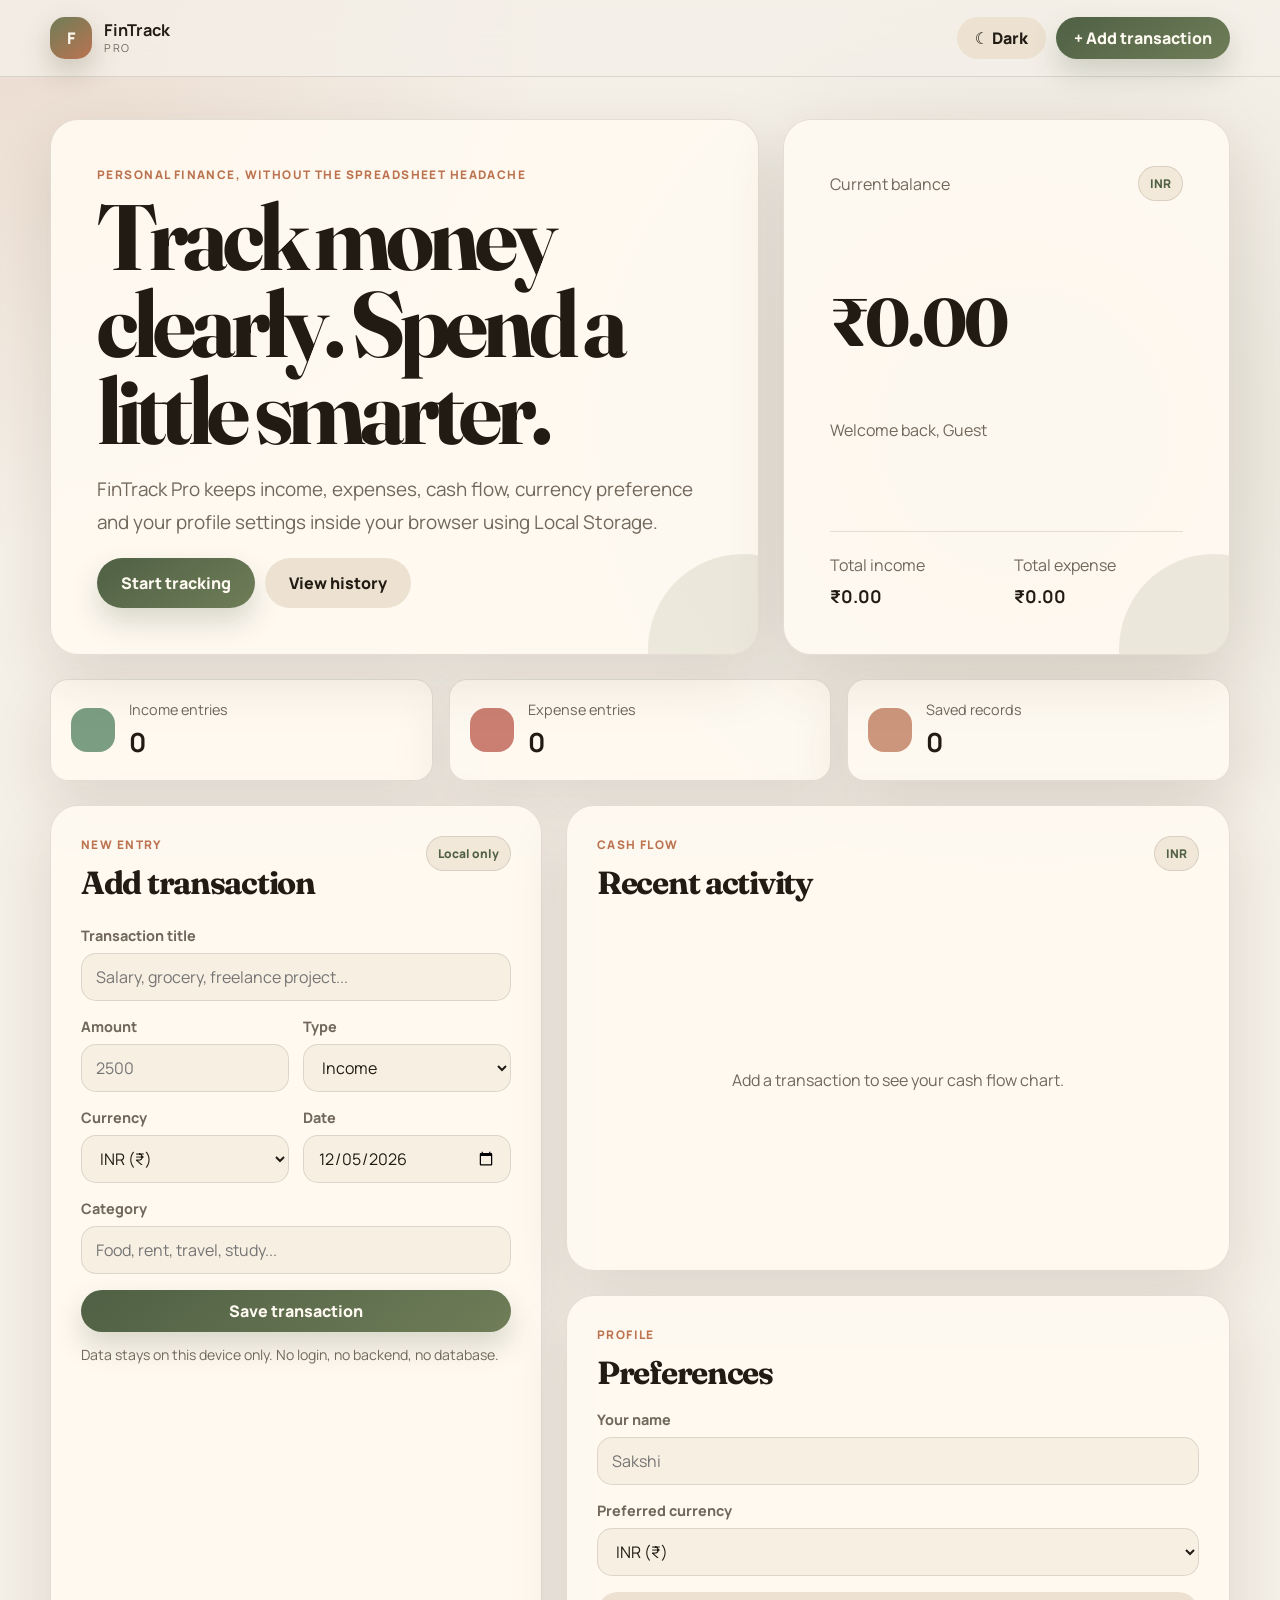
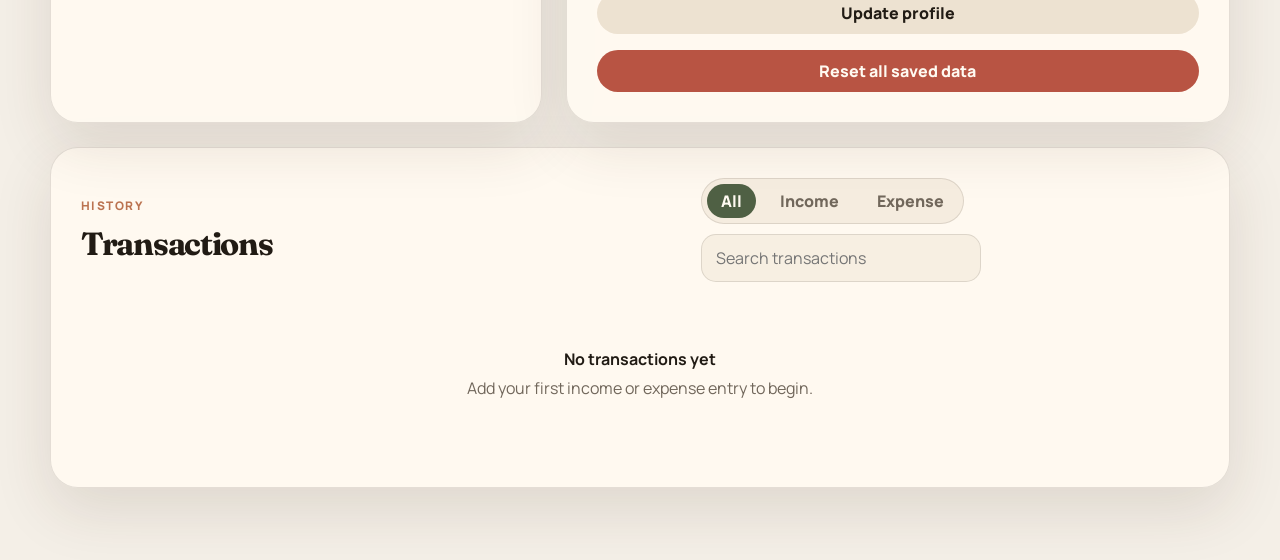
<file: Expense-Tracker/index.html>
<!DOCTYPE html>
<html lang="en">
<head>
  <meta charset="UTF-8" />
  <meta name="viewport" content="width=device-width, initial-scale=1.0" />
  <title>Expense-Tracker | Personal Finance Tracker</title>
  <meta name="description" content="A browser-based personal finance tracker using HTML, CSS and JavaScript." />
  <link rel="preconnect" href="https://fonts.googleapis.com" />
  <link rel="preconnect" href="https://fonts.gstatic.com" crossorigin />
  <link href="https://fonts.googleapis.com/css2?family=Fraunces:opsz,wght@9..144,650;9..144,800&family=Manrope:wght@400;500;600;700;800&display=swap" rel="stylesheet" />
  <link rel="stylesheet" href="styles.css" />
</head>
<body>
  <div class="grain" aria-hidden="true"></div>

  <header class="app-header">
    <nav class="nav-shell" aria-label="Main navigation">
      <a class="brand" href="#top" aria-label="FinTrack Pro home">
        <span class="brand-mark">F</span>
        <span>
          <strong>FinTrack</strong>
          <small>Pro</small>
        </span>
      </a>

      <div class="nav-actions">
        <button class="ghost-btn" id="themeToggle" type="button" aria-label="Toggle theme">
          <span id="themeIcon">☾</span>
          <span class="hide-sm" id="themeText">Dark</span>
        </button>
        <button class="primary-btn" type="button" data-jump="transactionForm">+ Add transaction</button>
      </div>
    </nav>
  </header>

  <main id="top" class="page-shell">
    <section class="hero-grid">
      <div class="hero-copy card-lift">
        <p class="eyebrow">Personal finance, without the spreadsheet headache</p>
        <h1>Track money clearly. Spend a little smarter.</h1>
        <p class="hero-text">
          FinTrack Pro keeps income, expenses, cash flow, currency preference and your profile settings inside your browser using Local Storage.
        </p>
        <div class="hero-actions">
          <button class="primary-btn large" type="button" data-jump="transactionForm">Start tracking</button>
          <button class="soft-btn large" type="button" data-jump="historySection">View history</button>
        </div>
      </div>

      <aside class="balance-card card-lift" aria-label="Balance summary">
        <div class="balance-topline">
          <span>Current balance</span>
          <span id="preferredCurrencyBadge">INR</span>
        </div>
        <strong id="balanceAmount">₹0</strong>
        <p id="welcomeLine">Welcome back, Guest</p>

        <div class="mini-summary">
          <div>
            <span>Total income</span>
            <strong id="incomeAmount">₹0</strong>
          </div>
          <div>
            <span>Total expense</span>
            <strong id="expenseAmount">₹0</strong>
          </div>
        </div>
      </aside>
    </section>

    <section class="stats-grid" aria-label="Finance overview">
      <article class="stat-card">
        <span class="stat-icon income-dot"></span>
        <div>
          <p>Income entries</p>
          <strong id="incomeCount">0</strong>
        </div>
      </article>
      <article class="stat-card">
        <span class="stat-icon expense-dot"></span>
        <div>
          <p>Expense entries</p>
          <strong id="expenseCount">0</strong>
        </div>
      </article>
      <article class="stat-card">
        <span class="stat-icon neutral-dot"></span>
        <div>
          <p>Saved records</p>
          <strong id="recordCount">0</strong>
        </div>
      </article>
    </section>

    <section class="workspace-grid">
      <article class="panel form-panel">
        <div class="section-title">
          <div>
            <p class="eyebrow">New entry</p>
            <h2>Add transaction</h2>
          </div>
          <span class="pill">Local only</span>
        </div>

        <form id="transactionForm" class="transaction-form" autocomplete="off">
          <label>
            <span>Transaction title</span>
            <input id="titleInput" type="text" placeholder="Salary, grocery, freelance project..." required maxlength="48" />
          </label>

          <div class="form-row">
            <label>
              <span>Amount</span>
              <input id="amountInput" type="number" min="0.01" step="0.01" placeholder="2500" required />
            </label>
            <label>
              <span>Type</span>
              <select id="typeInput" required>
                <option value="income">Income</option>
                <option value="expense">Expense</option>
              </select>
            </label>
          </div>

          <div class="form-row">
            <label>
              <span>Currency</span>
              <select id="currencyInput" required></select>
            </label>
            <label>
              <span>Date</span>
              <input id="dateInput" type="date" required />
            </label>
          </div>

          <label>
            <span>Category</span>
            <input id="categoryInput" type="text" placeholder="Food, rent, travel, study..." maxlength="28" />
          </label>

          <button class="primary-btn full" type="submit">Save transaction</button>
          <p class="form-note">Data stays on this device only. No login, no backend, no database.</p>
        </form>
      </article>

      <article class="panel chart-panel">
        <div class="section-title compact">
          <div>
            <p class="eyebrow">Cash flow</p>
            <h2>Recent activity</h2>
          </div>
          <span class="pill" id="chartCurrencyLabel">INR</span>
        </div>
        <div class="chart-wrap">
          <canvas id="cashflowChart" width="800" height="360" aria-label="Cash flow chart"></canvas>
          <div class="chart-empty" id="chartEmpty">Add a transaction to see your cash flow chart.</div>
        </div>
      </article>

      <article class="panel settings-panel">
        <div class="section-title compact">
          <div>
            <p class="eyebrow">Profile</p>
            <h2>Preferences</h2>
          </div>
        </div>

        <form id="profileForm" class="profile-form">
          <label>
            <span>Your name</span>
            <input id="nameInput" type="text" placeholder="Sakshi" maxlength="32" />
          </label>
          <label>
            <span>Preferred currency</span>
            <select id="preferredCurrencyInput"></select>
          </label>
          <button class="soft-btn full" type="submit">Update profile</button>
        </form>

        <button class="danger-btn full" id="resetButton" type="button">Reset all saved data</button>
      </article>
    </section>

    <section class="panel history-panel" id="historySection">
      <div class="section-title history-title">
        <div>
          <p class="eyebrow">History</p>
          <h2>Transactions</h2>
        </div>
        <div class="history-tools">
          <div class="filter-tabs" role="tablist" aria-label="Transaction filters">
            <button class="filter-btn active" type="button" data-filter="all">All</button>
            <button class="filter-btn" type="button" data-filter="income">Income</button>
            <button class="filter-btn" type="button" data-filter="expense">Expense</button>
          </div>
          <input class="search-input" id="searchInput" type="search" placeholder="Search transactions" />
        </div>
      </div>

      <div class="transaction-list" id="transactionList"></div>
      <div class="empty-state" id="emptyState">
        <strong>No transactions yet</strong>
        <p>Add your first income or expense entry to begin.</p>
      </div>
    </section>
  </main>

  <div class="toast" id="toast" role="status" aria-live="polite"></div>

  <script src="script.js"></script>
</body>
</html>
</file>
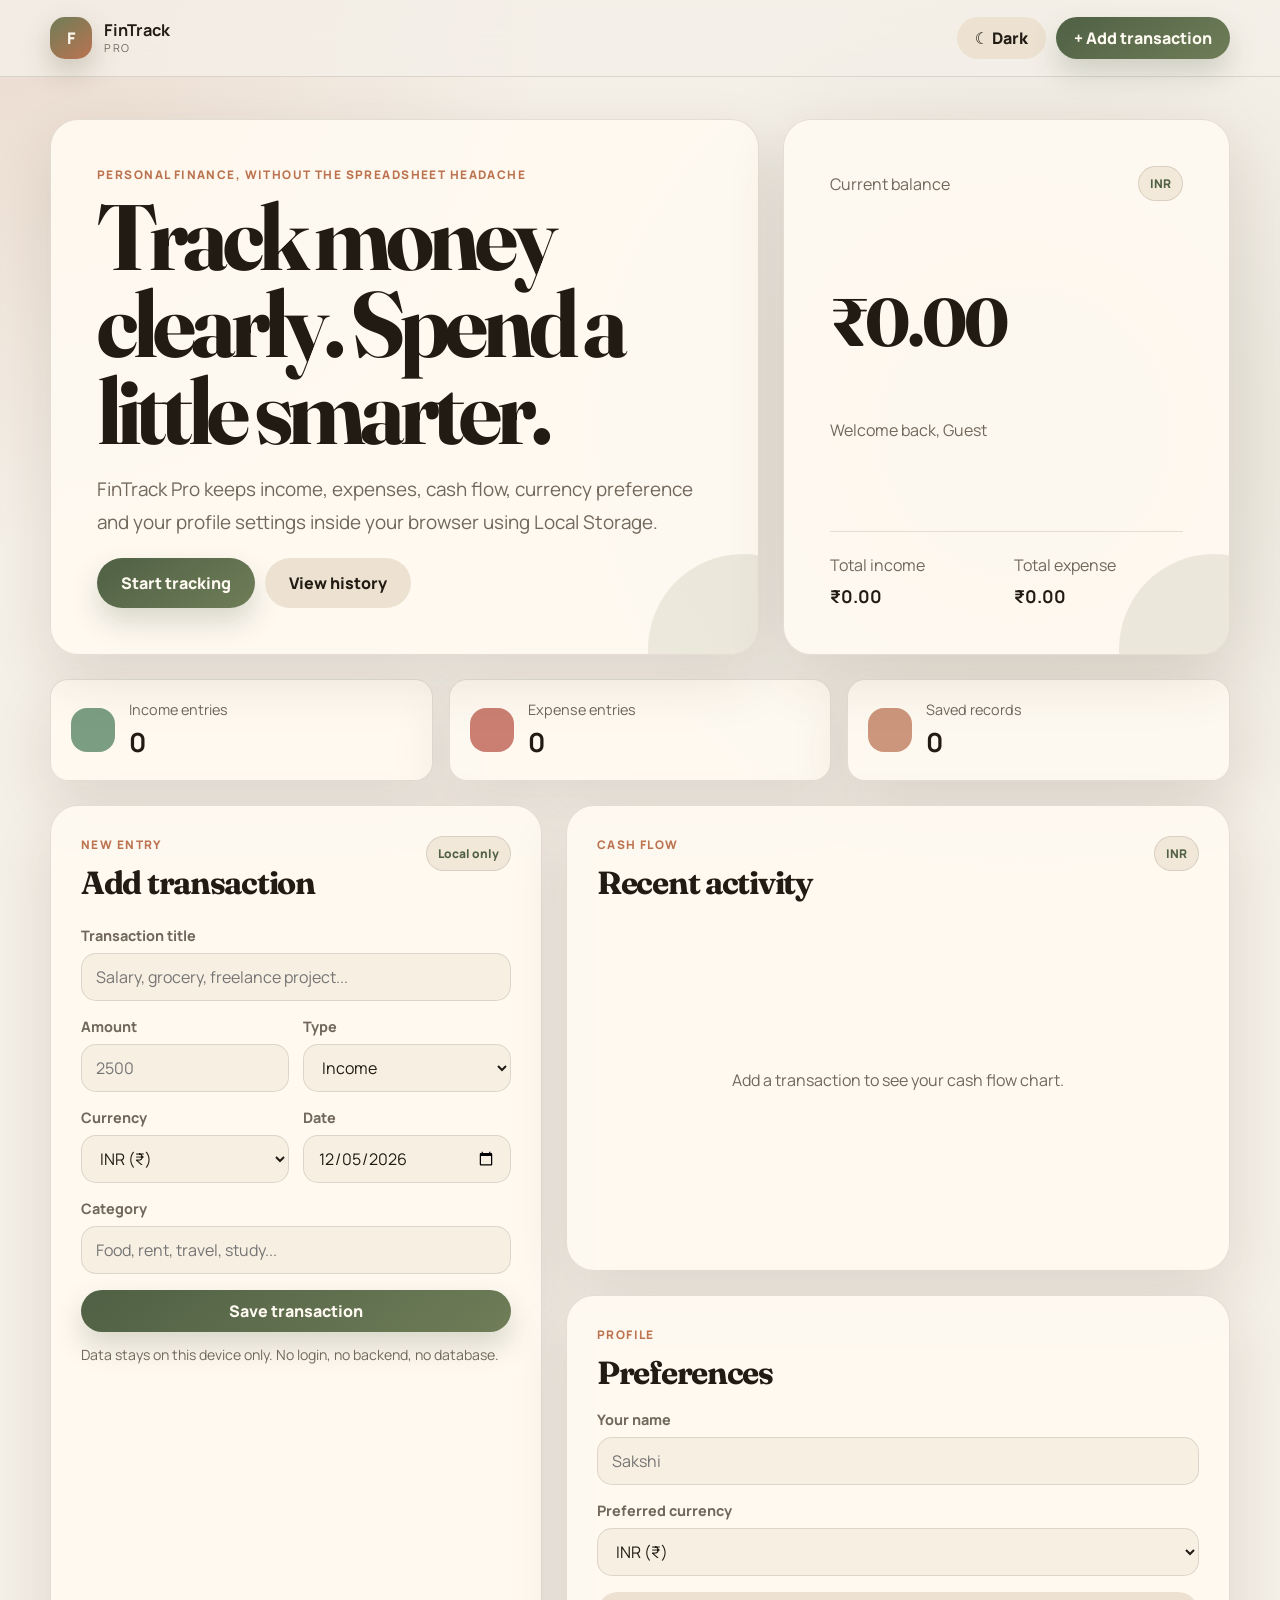
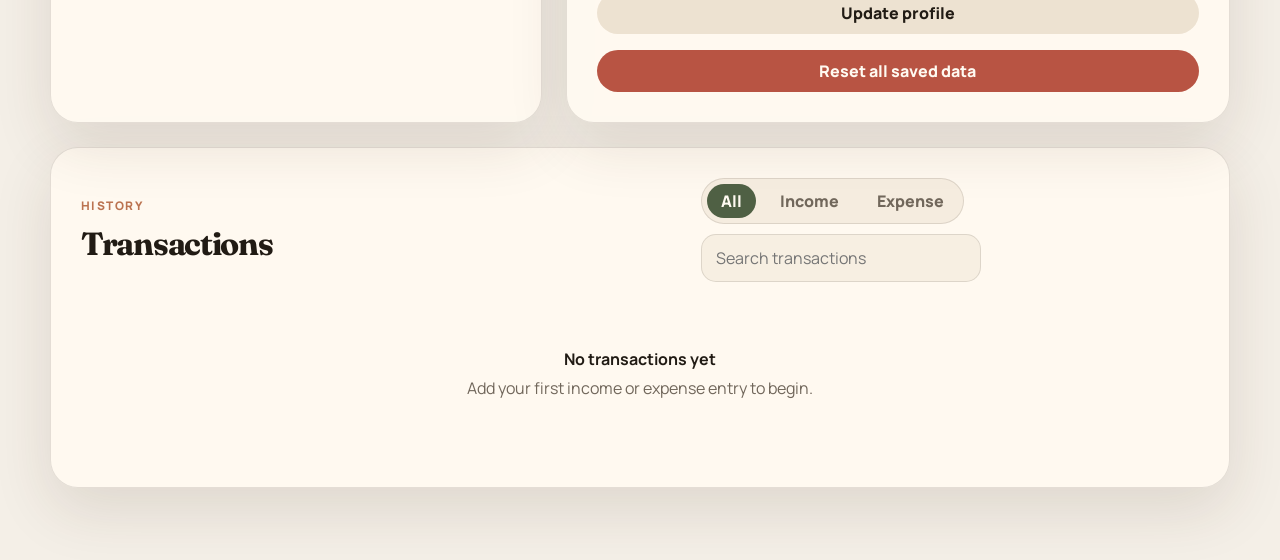
<file: Expense-Tracker/fintrack-pro/index.html>
<!DOCTYPE html>
<html lang="en">
<head>
  <meta charset="UTF-8" />
  <meta name="viewport" content="width=device-width, initial-scale=1.0" />
  <title>FinTrack Pro | Personal Finance Tracker</title>
  <meta name="description" content="A browser-based personal finance tracker using HTML, CSS and JavaScript." />
  <link rel="preconnect" href="https://fonts.googleapis.com" />
  <link rel="preconnect" href="https://fonts.gstatic.com" crossorigin />
  <link href="https://fonts.googleapis.com/css2?family=Fraunces:opsz,wght@9..144,650;9..144,800&family=Manrope:wght@400;500;600;700;800&display=swap" rel="stylesheet" />
  <link rel="stylesheet" href="styles.css" />
</head>
<body>
  <div class="grain" aria-hidden="true"></div>

  <header class="app-header">
    <nav class="nav-shell" aria-label="Main navigation">
      <a class="brand" href="#top" aria-label="FinTrack Pro home">
        <span class="brand-mark">F</span>
        <span>
          <strong>FinTrack</strong>
          <small>Pro</small>
        </span>
      </a>

      <div class="nav-actions">
        <button class="ghost-btn" id="themeToggle" type="button" aria-label="Toggle theme">
          <span id="themeIcon">☾</span>
          <span class="hide-sm" id="themeText">Dark</span>
        </button>
        <button class="primary-btn" type="button" data-jump="transactionForm">+ Add transaction</button>
      </div>
    </nav>
  </header>

  <main id="top" class="page-shell">
    <section class="hero-grid">
      <div class="hero-copy card-lift">
        <p class="eyebrow">Personal finance, without the spreadsheet headache</p>
        <h1>Track money clearly. Spend a little smarter.</h1>
        <p class="hero-text">
          FinTrack Pro keeps income, expenses, cash flow, currency preference and your profile settings inside your browser using Local Storage.
        </p>
        <div class="hero-actions">
          <button class="primary-btn large" type="button" data-jump="transactionForm">Start tracking</button>
          <button class="soft-btn large" type="button" data-jump="historySection">View history</button>
        </div>
      </div>

      <aside class="balance-card card-lift" aria-label="Balance summary">
        <div class="balance-topline">
          <span>Current balance</span>
          <span id="preferredCurrencyBadge">INR</span>
        </div>
        <strong id="balanceAmount">₹0</strong>
        <p id="welcomeLine">Welcome back, Guest</p>

        <div class="mini-summary">
          <div>
            <span>Total income</span>
            <strong id="incomeAmount">₹0</strong>
          </div>
          <div>
            <span>Total expense</span>
            <strong id="expenseAmount">₹0</strong>
          </div>
        </div>
      </aside>
    </section>

    <section class="stats-grid" aria-label="Finance overview">
      <article class="stat-card">
        <span class="stat-icon income-dot"></span>
        <div>
          <p>Income entries</p>
          <strong id="incomeCount">0</strong>
        </div>
      </article>
      <article class="stat-card">
        <span class="stat-icon expense-dot"></span>
        <div>
          <p>Expense entries</p>
          <strong id="expenseCount">0</strong>
        </div>
      </article>
      <article class="stat-card">
        <span class="stat-icon neutral-dot"></span>
        <div>
          <p>Saved records</p>
          <strong id="recordCount">0</strong>
        </div>
      </article>
    </section>

    <section class="workspace-grid">
      <article class="panel form-panel">
        <div class="section-title">
          <div>
            <p class="eyebrow">New entry</p>
            <h2>Add transaction</h2>
          </div>
          <span class="pill">Local only</span>
        </div>

        <form id="transactionForm" class="transaction-form" autocomplete="off">
          <label>
            <span>Transaction title</span>
            <input id="titleInput" type="text" placeholder="Salary, grocery, freelance project..." required maxlength="48" />
          </label>

          <div class="form-row">
            <label>
              <span>Amount</span>
              <input id="amountInput" type="number" min="0.01" step="0.01" placeholder="2500" required />
            </label>
            <label>
              <span>Type</span>
              <select id="typeInput" required>
                <option value="income">Income</option>
                <option value="expense">Expense</option>
              </select>
            </label>
          </div>

          <div class="form-row">
            <label>
              <span>Currency</span>
              <select id="currencyInput" required></select>
            </label>
            <label>
              <span>Date</span>
              <input id="dateInput" type="date" required />
            </label>
          </div>

          <label>
            <span>Category</span>
            <input id="categoryInput" type="text" placeholder="Food, rent, travel, study..." maxlength="28" />
          </label>

          <button class="primary-btn full" type="submit">Save transaction</button>
          <p class="form-note">Data stays on this device only. No login, no backend, no database.</p>
        </form>
      </article>

      <article class="panel chart-panel">
        <div class="section-title compact">
          <div>
            <p class="eyebrow">Cash flow</p>
            <h2>Recent activity</h2>
          </div>
          <span class="pill" id="chartCurrencyLabel">INR</span>
        </div>
        <div class="chart-wrap">
          <canvas id="cashflowChart" width="800" height="360" aria-label="Cash flow chart"></canvas>
          <div class="chart-empty" id="chartEmpty">Add a transaction to see your cash flow chart.</div>
        </div>
      </article>

      <article class="panel settings-panel">
        <div class="section-title compact">
          <div>
            <p class="eyebrow">Profile</p>
            <h2>Preferences</h2>
          </div>
        </div>

        <form id="profileForm" class="profile-form">
          <label>
            <span>Your name</span>
            <input id="nameInput" type="text" placeholder="Sakshi" maxlength="32" />
          </label>
          <label>
            <span>Preferred currency</span>
            <select id="preferredCurrencyInput"></select>
          </label>
          <button class="soft-btn full" type="submit">Update profile</button>
        </form>

        <button class="danger-btn full" id="resetButton" type="button">Reset all saved data</button>
      </article>
    </section>

    <section class="panel history-panel" id="historySection">
      <div class="section-title history-title">
        <div>
          <p class="eyebrow">History</p>
          <h2>Transactions</h2>
        </div>
        <div class="history-tools">
          <div class="filter-tabs" role="tablist" aria-label="Transaction filters">
            <button class="filter-btn active" type="button" data-filter="all">All</button>
            <button class="filter-btn" type="button" data-filter="income">Income</button>
            <button class="filter-btn" type="button" data-filter="expense">Expense</button>
          </div>
          <input class="search-input" id="searchInput" type="search" placeholder="Search transactions" />
        </div>
      </div>

      <div class="transaction-list" id="transactionList"></div>
      <div class="empty-state" id="emptyState">
        <strong>No transactions yet</strong>
        <p>Add your first income or expense entry to begin.</p>
      </div>
    </section>
  </main>

  <div class="toast" id="toast" role="status" aria-live="polite"></div>

  <script src="script.js"></script>
</body>
</html>
</file>
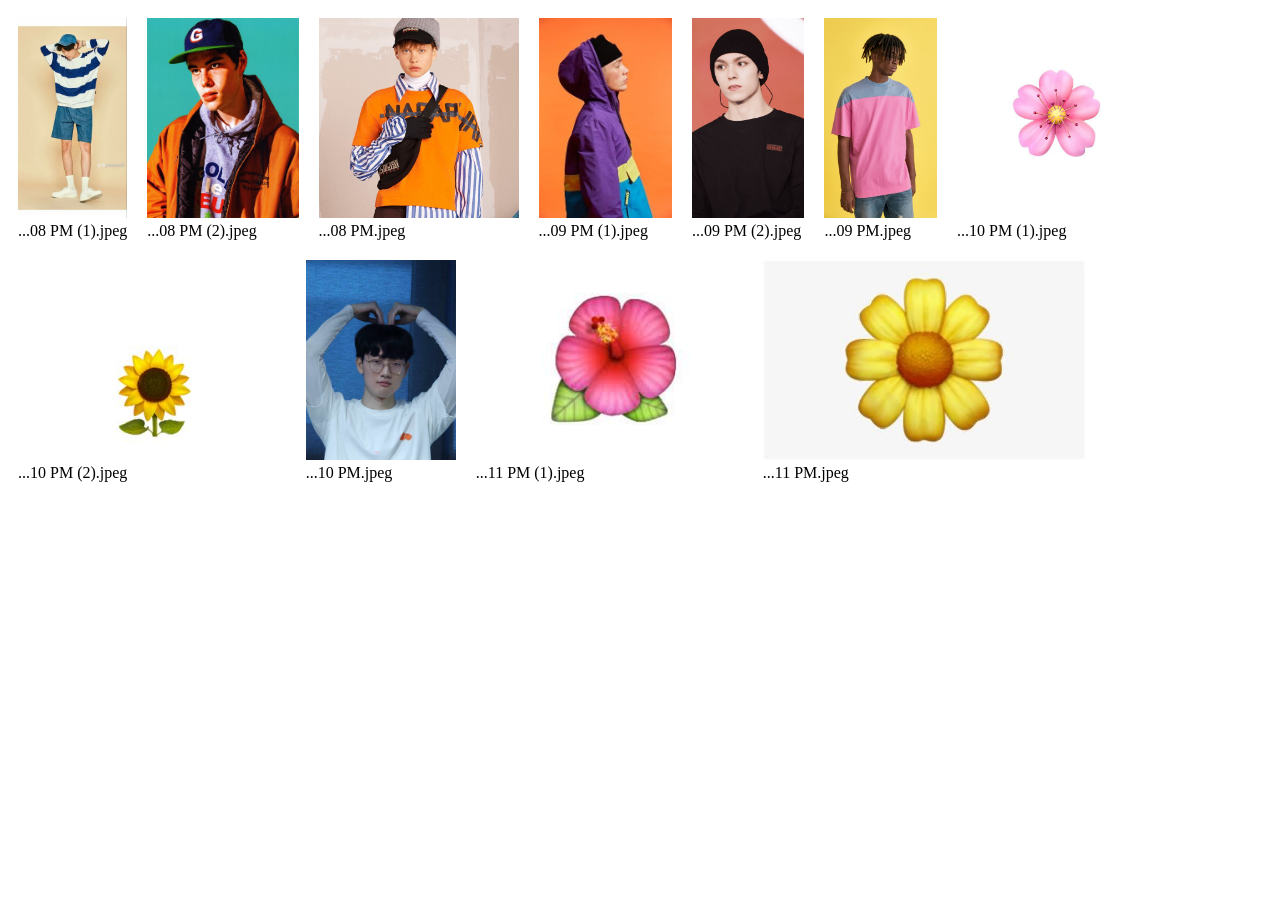
<file: Assignment-04/test_images.html>
<!DOCTYPE html>
<html>
<body>
    <div style="display:flex; flex-wrap:wrap;">
        <div style="margin:10px;"><img src="./assets/WhatsApp Image 2026-05-12 at 8.20.08 PM (1).jpeg" height="200"><br>...08 PM (1).jpeg</div>
        <div style="margin:10px;"><img src="./assets/WhatsApp Image 2026-05-12 at 8.20.08 PM (2).jpeg" height="200"><br>...08 PM (2).jpeg</div>
        <div style="margin:10px;"><img src="./assets/WhatsApp Image 2026-05-12 at 8.20.08 PM.jpeg" height="200"><br>...08 PM.jpeg</div>
        <div style="margin:10px;"><img src="./assets/WhatsApp Image 2026-05-12 at 8.20.09 PM (1).jpeg" height="200"><br>...09 PM (1).jpeg</div>
        <div style="margin:10px;"><img src="./assets/WhatsApp Image 2026-05-12 at 8.20.09 PM (2).jpeg" height="200"><br>...09 PM (2).jpeg</div>
        <div style="margin:10px;"><img src="./assets/WhatsApp Image 2026-05-12 at 8.20.09 PM.jpeg" height="200"><br>...09 PM.jpeg</div>
        <div style="margin:10px;"><img src="./assets/WhatsApp Image 2026-05-12 at 8.20.10 PM (1).jpeg" height="200"><br>...10 PM (1).jpeg</div>
        <div style="margin:10px;"><img src="./assets/WhatsApp Image 2026-05-12 at 8.20.10 PM (2).jpeg" height="200"><br>...10 PM (2).jpeg</div>
        <div style="margin:10px;"><img src="./assets/WhatsApp Image 2026-05-12 at 8.20.10 PM.jpeg" height="200"><br>...10 PM.jpeg</div>
        <div style="margin:10px;"><img src="./assets/WhatsApp Image 2026-05-12 at 8.20.11 PM (1).jpeg" height="200"><br>...11 PM (1).jpeg</div>
        <div style="margin:10px;"><img src="./assets/WhatsApp Image 2026-05-12 at 8.20.11 PM.jpeg" height="200"><br>...11 PM.jpeg</div>
    </div>
</body>
</html>
</file>
<file: Expense-Tracker/styles.css>
:root {
  --font-body: "Manrope", ui-sans-serif, system-ui, -apple-system, BlinkMacSystemFont, "Segoe UI", sans-serif;
  --font-display: "Fraunces", Georgia, serif;
  --bg: #f4efe7;
  --surface: #fffaf1;
  --surface-2: #ede2d1;
  --text: #211b14;
  --muted: #71675b;
  --line: rgba(33, 27, 20, 0.12);
  --brand: #6f7d58;
  --brand-2: #4f6044;
  --accent: #bb7350;
  --income: #4f7d58;
  --expense: #b85443;
  --shadow: 0 22px 60px rgba(65, 45, 24, 0.12);
  --radius-lg: 28px;
  --radius-md: 18px;
  --radius-sm: 12px;
}

[data-theme="dark"] {
  --bg: #17140f;
  --surface: #211d17;
  --surface-2: #2b261f;
  --text: #f2eadc;
  --muted: #b8aa98;
  --line: rgba(242, 234, 220, 0.13);
  --brand: #a7b67b;
  --brand-2: #c3cf91;
  --accent: #d4926b;
  --income: #a7c184;
  --expense: #df826f;
  --shadow: 0 22px 70px rgba(0, 0, 0, 0.35);
}

* {
  box-sizing: border-box;
}

html {
  scroll-behavior: smooth;
}

body {
  margin: 0;
  min-height: 100vh;
  font-family: var(--font-body);
  color: var(--text);
  background:
    radial-gradient(circle at top left, rgba(187, 115, 80, 0.16), transparent 34rem),
    radial-gradient(circle at 80% 20%, rgba(111, 125, 88, 0.14), transparent 28rem),
    var(--bg);
}

button,
input,
select {
  font: inherit;
}

button {
  cursor: pointer;
}

button:disabled {
  cursor: not-allowed;
  opacity: 0.65;
}

.grain {
  position: fixed;
  inset: 0;
  pointer-events: none;
  opacity: 0.28;
  background-image:
    linear-gradient(rgba(255,255,255,.06) 1px, transparent 1px),
    linear-gradient(90deg, rgba(255,255,255,.04) 1px, transparent 1px);
  background-size: 42px 42px;
  mask-image: linear-gradient(to bottom, black, transparent 82%);
}

.app-header {
  position: sticky;
  top: 0;
  z-index: 20;
  backdrop-filter: blur(18px);
  background: color-mix(in srgb, var(--bg) 84%, transparent);
  border-bottom: 1px solid var(--line);
}

.nav-shell,
.page-shell {
  width: min(1180px, calc(100% - 32px));
  margin: 0 auto;
}

.nav-shell {
  min-height: 76px;
  display: flex;
  align-items: center;
  justify-content: space-between;
  gap: 18px;
}

.brand {
  display: inline-flex;
  align-items: center;
  gap: 12px;
  color: var(--text);
  text-decoration: none;
}

.brand-mark {
  width: 42px;
  height: 42px;
  display: grid;
  place-items: center;
  border-radius: 15px;
  color: #fffaf1;
  font-weight: 900;
  background: linear-gradient(145deg, var(--brand), var(--accent));
  box-shadow: 0 12px 28px rgba(84, 76, 51, 0.25);
}

.brand strong,
.brand small {
  display: block;
  line-height: 1;
}

.brand strong {
  font-size: 1.02rem;
}

.brand small {
  margin-top: 5px;
  color: var(--muted);
  letter-spacing: 0.14em;
  text-transform: uppercase;
  font-size: 0.68rem;
}

.nav-actions,
.hero-actions,
.history-tools,
.filter-tabs {
  display: flex;
  align-items: center;
  gap: 10px;
  flex-wrap: wrap;
}

.page-shell {
  padding: 42px 0 72px;
}

.hero-grid {
  display: grid;
  grid-template-columns: 1.35fr 0.85fr;
  gap: 24px;
  align-items: stretch;
}

.card-lift,
.panel,
.stat-card {
  border: 1px solid var(--line);
  background: color-mix(in srgb, var(--surface) 92%, transparent);
  box-shadow: var(--shadow);
}

.hero-copy,
.balance-card {
  border-radius: var(--radius-lg);
  padding: clamp(24px, 4vw, 46px);
  position: relative;
  overflow: hidden;
}

.hero-copy::after,
.balance-card::after {
  content: "";
  position: absolute;
  width: 190px;
  height: 190px;
  border-radius: 999px;
  background: rgba(111, 125, 88, 0.13);
  right: -80px;
  bottom: -90px;
}

.eyebrow {
  margin: 0 0 10px;
  color: var(--accent);
  font-weight: 800;
  letter-spacing: 0.12em;
  text-transform: uppercase;
  font-size: 0.74rem;
}

h1,
h2,
p {
  margin-top: 0;
}

h1,
h2,
.balance-card > strong {
  font-family: var(--font-display);
}

h1 {
  max-width: 760px;
  margin-bottom: 18px;
  font-size: clamp(2.6rem, 8vw, 5.8rem);
  line-height: 0.94;
  letter-spacing: -0.055em;
}

h2 {
  margin-bottom: 0;
  font-size: clamp(1.35rem, 2.5vw, 2rem);
  letter-spacing: -0.04em;
}

.hero-text {
  max-width: 680px;
  color: var(--muted);
  font-size: clamp(1rem, 2vw, 1.18rem);
  line-height: 1.75;
}

.primary-btn,
.soft-btn,
.ghost-btn,
.danger-btn,
.filter-btn {
  border: 0;
  border-radius: 999px;
  min-height: 42px;
  padding: 0 18px;
  font-weight: 800;
  transition: transform 180ms ease, box-shadow 180ms ease, background 180ms ease, color 180ms ease;
}

.primary-btn {
  color: #fffaf1;
  background: linear-gradient(145deg, var(--brand-2), var(--brand));
  box-shadow: 0 14px 28px rgba(79, 96, 68, 0.22);
}

.soft-btn,
.ghost-btn,
.filter-btn {
  color: var(--text);
  background: var(--surface-2);
}

.danger-btn {
  color: #fffaf1;
  background: var(--expense);
  margin-top: 16px;
}

.primary-btn:hover,
.soft-btn:hover,
.ghost-btn:hover,
.danger-btn:hover,
.filter-btn:hover {
  transform: translateY(-2px);
}

.primary-btn.large,
.soft-btn.large {
  min-height: 50px;
  padding: 0 24px;
}

.full {
  width: 100%;
}

.balance-card {
  display: flex;
  flex-direction: column;
  justify-content: space-between;
  min-height: 360px;
}

.balance-topline,
.mini-summary {
  display: flex;
  align-items: center;
  justify-content: space-between;
  gap: 14px;
}

.balance-topline span:first-child,
.mini-summary span,
.stat-card p,
.form-note {
  color: var(--muted);
}

.balance-topline span:last-child,
.pill {
  border: 1px solid var(--line);
  border-radius: 999px;
  padding: 8px 11px;
  font-size: 0.75rem;
  font-weight: 900;
  color: var(--brand-2);
  background: color-mix(in srgb, var(--surface-2) 70%, transparent);
}

.balance-card > strong {
  display: block;
  margin: 34px 0 10px;
  font-size: clamp(2.3rem, 6vw, 4.2rem);
  line-height: 0.95;
  letter-spacing: -0.045em;
  word-break: break-word;
}

#welcomeLine {
  color: var(--muted);
  margin-bottom: 34px;
}

.mini-summary {
  border-top: 1px solid var(--line);
  padding-top: 22px;
}

.mini-summary div {
  width: 50%;
}

.mini-summary strong {
  display: block;
  margin-top: 8px;
  font-size: 1.1rem;
}

.stats-grid {
  display: grid;
  grid-template-columns: repeat(3, 1fr);
  gap: 16px;
  margin: 24px 0;
}

.stat-card {
  border-radius: var(--radius-md);
  padding: 20px;
  display: flex;
  gap: 14px;
  align-items: center;
}

.stat-card p {
  margin-bottom: 5px;
  font-size: 0.9rem;
}

.stat-card strong {
  font-size: 1.65rem;
}

.stat-icon {
  width: 44px;
  height: 44px;
  border-radius: 16px;
  display: inline-block;
}

.income-dot {
  background: color-mix(in srgb, var(--income) 75%, white);
}

.expense-dot {
  background: color-mix(in srgb, var(--expense) 75%, white);
}

.neutral-dot {
  background: color-mix(in srgb, var(--accent) 75%, white);
}

.workspace-grid {
  display: grid;
  grid-template-columns: 1fr 1.35fr;
  gap: 24px;
  align-items: stretch;
}

.panel {
  border-radius: var(--radius-lg);
  padding: clamp(20px, 3vw, 30px);
}

.form-panel {
  grid-row: span 2;
}

.chart-panel,
.history-panel {
  min-width: 0;
}

.settings-panel {
  align-self: start;
}

.section-title {
  display: flex;
  align-items: flex-start;
  justify-content: space-between;
  gap: 16px;
  margin-bottom: 24px;
}

.section-title.compact {
  margin-bottom: 18px;
}

.transaction-form,
.profile-form {
  display: grid;
  gap: 16px;
}

.form-row {
  display: grid;
  grid-template-columns: 1fr 1fr;
  gap: 14px;
}

label span {
  display: block;
  margin-bottom: 8px;
  color: var(--muted);
  font-size: 0.9rem;
  font-weight: 750;
}

input,
select {
  width: 100%;
  min-height: 48px;
  border: 1px solid var(--line);
  border-radius: 15px;
  padding: 0 14px;
  color: var(--text);
  outline: 0;
  background: color-mix(in srgb, var(--surface-2) 45%, transparent);
}

input:focus,
select:focus {
  border-color: var(--brand);
  box-shadow: 0 0 0 4px color-mix(in srgb, var(--brand) 20%, transparent);
}

.form-note {
  margin: -4px 0 0;
  font-size: 0.88rem;
  line-height: 1.55;
}

.chart-wrap {
  position: relative;
  min-height: 320px;
}

#cashflowChart {
  display: block;
  width: 100%;
  height: 320px;
}

.chart-empty,
.empty-state {
  display: none;
  color: var(--muted);
  text-align: center;
}

.chart-empty.visible {
  display: grid;
  place-items: center;
  position: absolute;
  inset: 0;
}

.history-panel {
  margin-top: 24px;
}

.history-title {
  align-items: center;
}

.search-input {
  width: min(280px, 100%);
}

.filter-tabs {
  padding: 5px;
  border: 1px solid var(--line);
  border-radius: 999px;
  background: color-mix(in srgb, var(--surface-2) 54%, transparent);
}

.filter-btn {
  min-height: 34px;
  padding: 0 14px;
  background: transparent;
  color: var(--muted);
}

.filter-btn.active {
  color: #fffaf1;
  background: var(--brand-2);
}

.transaction-list {
  display: grid;
  gap: 12px;
}

.transaction-item {
  display: grid;
  grid-template-columns: 1fr auto auto;
  gap: 14px;
  align-items: center;
  padding: 15px;
  border: 1px solid var(--line);
  border-radius: 18px;
  background: color-mix(in srgb, var(--surface-2) 35%, transparent);
}

.transaction-main {
  min-width: 0;
}

.transaction-main strong {
  display: block;
  overflow: hidden;
  text-overflow: ellipsis;
  white-space: nowrap;
}

.transaction-main span,
.transaction-date {
  color: var(--muted);
  font-size: 0.88rem;
}

.transaction-amount {
  font-weight: 950;
  white-space: nowrap;
}

.transaction-amount.income {
  color: var(--income);
}

.transaction-amount.expense {
  color: var(--expense);
}

.delete-btn {
  width: 38px;
  height: 38px;
  border: 1px solid var(--line);
  border-radius: 13px;
  color: var(--expense);
  background: transparent;
}

.empty-state.visible {
  display: block;
  padding: 42px 12px;
}

.empty-state strong {
  display: block;
  margin-bottom: 7px;
  color: var(--text);
}

.toast {
  position: fixed;
  left: 50%;
  bottom: 24px;
  z-index: 50;
  transform: translate(-50%, 18px);
  opacity: 0;
  pointer-events: none;
  border-radius: 999px;
  padding: 12px 18px;
  color: #fffaf1;
  background: #211b14;
  box-shadow: 0 14px 32px rgba(0,0,0,.24);
  transition: opacity 180ms ease, transform 180ms ease;
}

.toast.show {
  opacity: 1;
  transform: translate(-50%, 0);
}

@media (max-width: 920px) {
  .hero-grid,
  .workspace-grid,
  .stats-grid {
    grid-template-columns: 1fr;
  }

  .balance-card {
    min-height: auto;
  }

  .history-title,
  .history-tools {
    align-items: stretch;
    flex-direction: column;
  }

  .search-input {
    width: 100%;
  }
}

@media (max-width: 600px) {
  .nav-shell,
  .page-shell {
    width: min(100% - 22px, 1180px);
  }

  .hide-sm {
    display: none;
  }

  .nav-actions .primary-btn {
    display: none;
  }

  .hero-copy,
  .balance-card,
  .panel {
    border-radius: 22px;
  }

  .form-row,
  .mini-summary {
    grid-template-columns: 1fr;
  }

  .mini-summary {
    display: grid;
  }

  .mini-summary div {
    width: 100%;
  }

  .transaction-item {
    grid-template-columns: 1fr auto;
  }

  .transaction-date {
    grid-column: 1 / -1;
    order: 3;
  }

  .delete-btn {
    grid-row: 1 / span 2;
    grid-column: 2;
  }
}
</file>
<file: Expense-Tracker/fintrack-pro/styles.css>
:root {
  --font-body: "Manrope", ui-sans-serif, system-ui, -apple-system, BlinkMacSystemFont, "Segoe UI", sans-serif;
  --font-display: "Fraunces", Georgia, serif;
  --bg: #f4efe7;
  --surface: #fffaf1;
  --surface-2: #ede2d1;
  --text: #211b14;
  --muted: #71675b;
  --line: rgba(33, 27, 20, 0.12);
  --brand: #6f7d58;
  --brand-2: #4f6044;
  --accent: #bb7350;
  --income: #4f7d58;
  --expense: #b85443;
  --shadow: 0 22px 60px rgba(65, 45, 24, 0.12);
  --radius-lg: 28px;
  --radius-md: 18px;
  --radius-sm: 12px;
}

[data-theme="dark"] {
  --bg: #17140f;
  --surface: #211d17;
  --surface-2: #2b261f;
  --text: #f2eadc;
  --muted: #b8aa98;
  --line: rgba(242, 234, 220, 0.13);
  --brand: #a7b67b;
  --brand-2: #c3cf91;
  --accent: #d4926b;
  --income: #a7c184;
  --expense: #df826f;
  --shadow: 0 22px 70px rgba(0, 0, 0, 0.35);
}

* {
  box-sizing: border-box;
}

html {
  scroll-behavior: smooth;
}

body {
  margin: 0;
  min-height: 100vh;
  font-family: var(--font-body);
  color: var(--text);
  background:
    radial-gradient(circle at top left, rgba(187, 115, 80, 0.16), transparent 34rem),
    radial-gradient(circle at 80% 20%, rgba(111, 125, 88, 0.14), transparent 28rem),
    var(--bg);
}

button,
input,
select {
  font: inherit;
}

button {
  cursor: pointer;
}

button:disabled {
  cursor: not-allowed;
  opacity: 0.65;
}

.grain {
  position: fixed;
  inset: 0;
  pointer-events: none;
  opacity: 0.28;
  background-image:
    linear-gradient(rgba(255,255,255,.06) 1px, transparent 1px),
    linear-gradient(90deg, rgba(255,255,255,.04) 1px, transparent 1px);
  background-size: 42px 42px;
  mask-image: linear-gradient(to bottom, black, transparent 82%);
}

.app-header {
  position: sticky;
  top: 0;
  z-index: 20;
  backdrop-filter: blur(18px);
  background: color-mix(in srgb, var(--bg) 84%, transparent);
  border-bottom: 1px solid var(--line);
}

.nav-shell,
.page-shell {
  width: min(1180px, calc(100% - 32px));
  margin: 0 auto;
}

.nav-shell {
  min-height: 76px;
  display: flex;
  align-items: center;
  justify-content: space-between;
  gap: 18px;
}

.brand {
  display: inline-flex;
  align-items: center;
  gap: 12px;
  color: var(--text);
  text-decoration: none;
}

.brand-mark {
  width: 42px;
  height: 42px;
  display: grid;
  place-items: center;
  border-radius: 15px;
  color: #fffaf1;
  font-weight: 900;
  background: linear-gradient(145deg, var(--brand), var(--accent));
  box-shadow: 0 12px 28px rgba(84, 76, 51, 0.25);
}

.brand strong,
.brand small {
  display: block;
  line-height: 1;
}

.brand strong {
  font-size: 1.02rem;
}

.brand small {
  margin-top: 5px;
  color: var(--muted);
  letter-spacing: 0.14em;
  text-transform: uppercase;
  font-size: 0.68rem;
}

.nav-actions,
.hero-actions,
.history-tools,
.filter-tabs {
  display: flex;
  align-items: center;
  gap: 10px;
  flex-wrap: wrap;
}

.page-shell {
  padding: 42px 0 72px;
}

.hero-grid {
  display: grid;
  grid-template-columns: 1.35fr 0.85fr;
  gap: 24px;
  align-items: stretch;
}

.card-lift,
.panel,
.stat-card {
  border: 1px solid var(--line);
  background: color-mix(in srgb, var(--surface) 92%, transparent);
  box-shadow: var(--shadow);
}

.hero-copy,
.balance-card {
  border-radius: var(--radius-lg);
  padding: clamp(24px, 4vw, 46px);
  position: relative;
  overflow: hidden;
}

.hero-copy::after,
.balance-card::after {
  content: "";
  position: absolute;
  width: 190px;
  height: 190px;
  border-radius: 999px;
  background: rgba(111, 125, 88, 0.13);
  right: -80px;
  bottom: -90px;
}

.eyebrow {
  margin: 0 0 10px;
  color: var(--accent);
  font-weight: 800;
  letter-spacing: 0.12em;
  text-transform: uppercase;
  font-size: 0.74rem;
}

h1,
h2,
p {
  margin-top: 0;
}

h1,
h2,
.balance-card > strong {
  font-family: var(--font-display);
}

h1 {
  max-width: 760px;
  margin-bottom: 18px;
  font-size: clamp(2.6rem, 8vw, 5.8rem);
  line-height: 0.94;
  letter-spacing: -0.055em;
}

h2 {
  margin-bottom: 0;
  font-size: clamp(1.35rem, 2.5vw, 2rem);
  letter-spacing: -0.04em;
}

.hero-text {
  max-width: 680px;
  color: var(--muted);
  font-size: clamp(1rem, 2vw, 1.18rem);
  line-height: 1.75;
}

.primary-btn,
.soft-btn,
.ghost-btn,
.danger-btn,
.filter-btn {
  border: 0;
  border-radius: 999px;
  min-height: 42px;
  padding: 0 18px;
  font-weight: 800;
  transition: transform 180ms ease, box-shadow 180ms ease, background 180ms ease, color 180ms ease;
}

.primary-btn {
  color: #fffaf1;
  background: linear-gradient(145deg, var(--brand-2), var(--brand));
  box-shadow: 0 14px 28px rgba(79, 96, 68, 0.22);
}

.soft-btn,
.ghost-btn,
.filter-btn {
  color: var(--text);
  background: var(--surface-2);
}

.danger-btn {
  color: #fffaf1;
  background: var(--expense);
  margin-top: 16px;
}

.primary-btn:hover,
.soft-btn:hover,
.ghost-btn:hover,
.danger-btn:hover,
.filter-btn:hover {
  transform: translateY(-2px);
}

.primary-btn.large,
.soft-btn.large {
  min-height: 50px;
  padding: 0 24px;
}

.full {
  width: 100%;
}

.balance-card {
  display: flex;
  flex-direction: column;
  justify-content: space-between;
  min-height: 360px;
}

.balance-topline,
.mini-summary {
  display: flex;
  align-items: center;
  justify-content: space-between;
  gap: 14px;
}

.balance-topline span:first-child,
.mini-summary span,
.stat-card p,
.form-note {
  color: var(--muted);
}

.balance-topline span:last-child,
.pill {
  border: 1px solid var(--line);
  border-radius: 999px;
  padding: 8px 11px;
  font-size: 0.75rem;
  font-weight: 900;
  color: var(--brand-2);
  background: color-mix(in srgb, var(--surface-2) 70%, transparent);
}

.balance-card > strong {
  display: block;
  margin: 34px 0 10px;
  font-size: clamp(2.3rem, 6vw, 4.2rem);
  line-height: 0.95;
  letter-spacing: -0.045em;
  word-break: break-word;
}

#welcomeLine {
  color: var(--muted);
  margin-bottom: 34px;
}

.mini-summary {
  border-top: 1px solid var(--line);
  padding-top: 22px;
}

.mini-summary div {
  width: 50%;
}

.mini-summary strong {
  display: block;
  margin-top: 8px;
  font-size: 1.1rem;
}

.stats-grid {
  display: grid;
  grid-template-columns: repeat(3, 1fr);
  gap: 16px;
  margin: 24px 0;
}

.stat-card {
  border-radius: var(--radius-md);
  padding: 20px;
  display: flex;
  gap: 14px;
  align-items: center;
}

.stat-card p {
  margin-bottom: 5px;
  font-size: 0.9rem;
}

.stat-card strong {
  font-size: 1.65rem;
}

.stat-icon {
  width: 44px;
  height: 44px;
  border-radius: 16px;
  display: inline-block;
}

.income-dot {
  background: color-mix(in srgb, var(--income) 75%, white);
}

.expense-dot {
  background: color-mix(in srgb, var(--expense) 75%, white);
}

.neutral-dot {
  background: color-mix(in srgb, var(--accent) 75%, white);
}

.workspace-grid {
  display: grid;
  grid-template-columns: 1fr 1.35fr;
  gap: 24px;
  align-items: stretch;
}

.panel {
  border-radius: var(--radius-lg);
  padding: clamp(20px, 3vw, 30px);
}

.form-panel {
  grid-row: span 2;
}

.chart-panel,
.history-panel {
  min-width: 0;
}

.settings-panel {
  align-self: start;
}

.section-title {
  display: flex;
  align-items: flex-start;
  justify-content: space-between;
  gap: 16px;
  margin-bottom: 24px;
}

.section-title.compact {
  margin-bottom: 18px;
}

.transaction-form,
.profile-form {
  display: grid;
  gap: 16px;
}

.form-row {
  display: grid;
  grid-template-columns: 1fr 1fr;
  gap: 14px;
}

label span {
  display: block;
  margin-bottom: 8px;
  color: var(--muted);
  font-size: 0.9rem;
  font-weight: 750;
}

input,
select {
  width: 100%;
  min-height: 48px;
  border: 1px solid var(--line);
  border-radius: 15px;
  padding: 0 14px;
  color: var(--text);
  outline: 0;
  background: color-mix(in srgb, var(--surface-2) 45%, transparent);
}

input:focus,
select:focus {
  border-color: var(--brand);
  box-shadow: 0 0 0 4px color-mix(in srgb, var(--brand) 20%, transparent);
}

.form-note {
  margin: -4px 0 0;
  font-size: 0.88rem;
  line-height: 1.55;
}

.chart-wrap {
  position: relative;
  min-height: 320px;
}

#cashflowChart {
  display: block;
  width: 100%;
  height: 320px;
}

.chart-empty,
.empty-state {
  display: none;
  color: var(--muted);
  text-align: center;
}

.chart-empty.visible {
  display: grid;
  place-items: center;
  position: absolute;
  inset: 0;
}

.history-panel {
  margin-top: 24px;
}

.history-title {
  align-items: center;
}

.search-input {
  width: min(280px, 100%);
}

.filter-tabs {
  padding: 5px;
  border: 1px solid var(--line);
  border-radius: 999px;
  background: color-mix(in srgb, var(--surface-2) 54%, transparent);
}

.filter-btn {
  min-height: 34px;
  padding: 0 14px;
  background: transparent;
  color: var(--muted);
}

.filter-btn.active {
  color: #fffaf1;
  background: var(--brand-2);
}

.transaction-list {
  display: grid;
  gap: 12px;
}

.transaction-item {
  display: grid;
  grid-template-columns: 1fr auto auto;
  gap: 14px;
  align-items: center;
  padding: 15px;
  border: 1px solid var(--line);
  border-radius: 18px;
  background: color-mix(in srgb, var(--surface-2) 35%, transparent);
}

.transaction-main {
  min-width: 0;
}

.transaction-main strong {
  display: block;
  overflow: hidden;
  text-overflow: ellipsis;
  white-space: nowrap;
}

.transaction-main span,
.transaction-date {
  color: var(--muted);
  font-size: 0.88rem;
}

.transaction-amount {
  font-weight: 950;
  white-space: nowrap;
}

.transaction-amount.income {
  color: var(--income);
}

.transaction-amount.expense {
  color: var(--expense);
}

.delete-btn {
  width: 38px;
  height: 38px;
  border: 1px solid var(--line);
  border-radius: 13px;
  color: var(--expense);
  background: transparent;
}

.empty-state.visible {
  display: block;
  padding: 42px 12px;
}

.empty-state strong {
  display: block;
  margin-bottom: 7px;
  color: var(--text);
}

.toast {
  position: fixed;
  left: 50%;
  bottom: 24px;
  z-index: 50;
  transform: translate(-50%, 18px);
  opacity: 0;
  pointer-events: none;
  border-radius: 999px;
  padding: 12px 18px;
  color: #fffaf1;
  background: #211b14;
  box-shadow: 0 14px 32px rgba(0,0,0,.24);
  transition: opacity 180ms ease, transform 180ms ease;
}

.toast.show {
  opacity: 1;
  transform: translate(-50%, 0);
}

@media (max-width: 920px) {
  .hero-grid,
  .workspace-grid,
  .stats-grid {
    grid-template-columns: 1fr;
  }

  .balance-card {
    min-height: auto;
  }

  .history-title,
  .history-tools {
    align-items: stretch;
    flex-direction: column;
  }

  .search-input {
    width: 100%;
  }
}

@media (max-width: 600px) {
  .nav-shell,
  .page-shell {
    width: min(100% - 22px, 1180px);
  }

  .hide-sm {
    display: none;
  }

  .nav-actions .primary-btn {
    display: none;
  }

  .hero-copy,
  .balance-card,
  .panel {
    border-radius: 22px;
  }

  .form-row,
  .mini-summary {
    grid-template-columns: 1fr;
  }

  .mini-summary {
    display: grid;
  }

  .mini-summary div {
    width: 100%;
  }

  .transaction-item {
    grid-template-columns: 1fr auto;
  }

  .transaction-date {
    grid-column: 1 / -1;
    order: 3;
  }

  .delete-btn {
    grid-row: 1 / span 2;
    grid-column: 2;
  }
}
</file>
